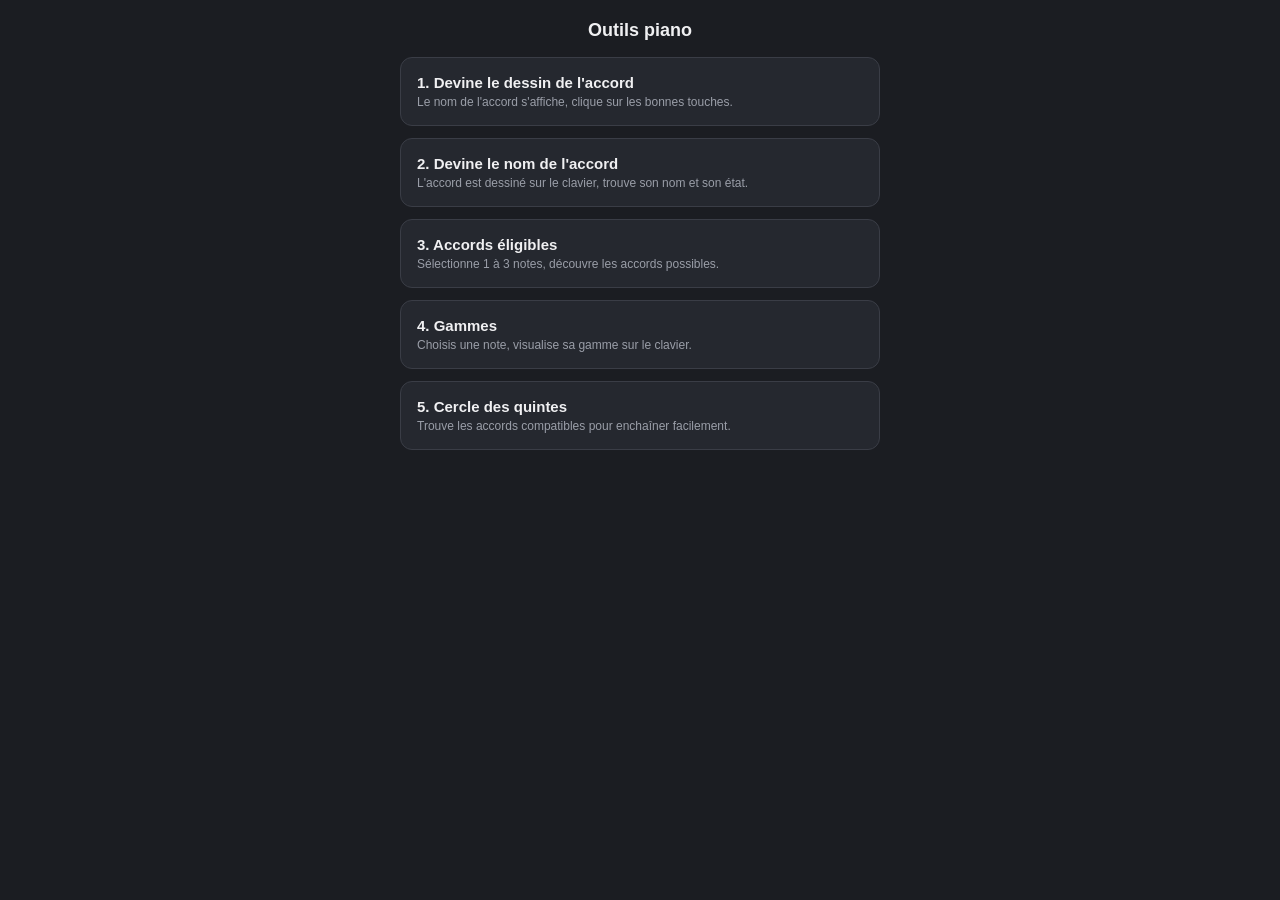
<file: index.html>
<!DOCTYPE html>
<html lang="fr">
<head>
<meta charset="UTF-8">
<meta name="viewport" content="width=device-width, initial-scale=1.0, maximum-scale=1, user-scalable=no">
<title>Piano - Accueil</title>
<link rel="stylesheet" href="style.css">
</head>
<body>

<h1>Outils piano</h1>

<a class="menu-card" href="jeu1.html">
  <h2>1. Devine le dessin de l'accord</h2>
  <p>Le nom de l'accord s'affiche, clique sur les bonnes touches.</p>
</a>

<a class="menu-card" href="jeu2.html">
  <h2>2. Devine le nom de l'accord</h2>
  <p>L'accord est dessiné sur le clavier, trouve son nom et son état.</p>
</a>

<a class="menu-card" href="jeu3.html">
  <h2>3. Accords éligibles</h2>
  <p>Sélectionne 1 à 3 notes, découvre les accords possibles.</p>
</a>

<a class="menu-card" href="jeu4.html">
  <h2>4. Gammes</h2>
  <p>Choisis une note, visualise sa gamme sur le clavier.</p>
</a>

<a class="menu-card" href="jeu5.html">
  <h2>5. Cercle des quintes</h2>
  <p>Trouve les accords compatibles pour enchaîner facilement.</p>
</a>

</body>
</html>
</file>
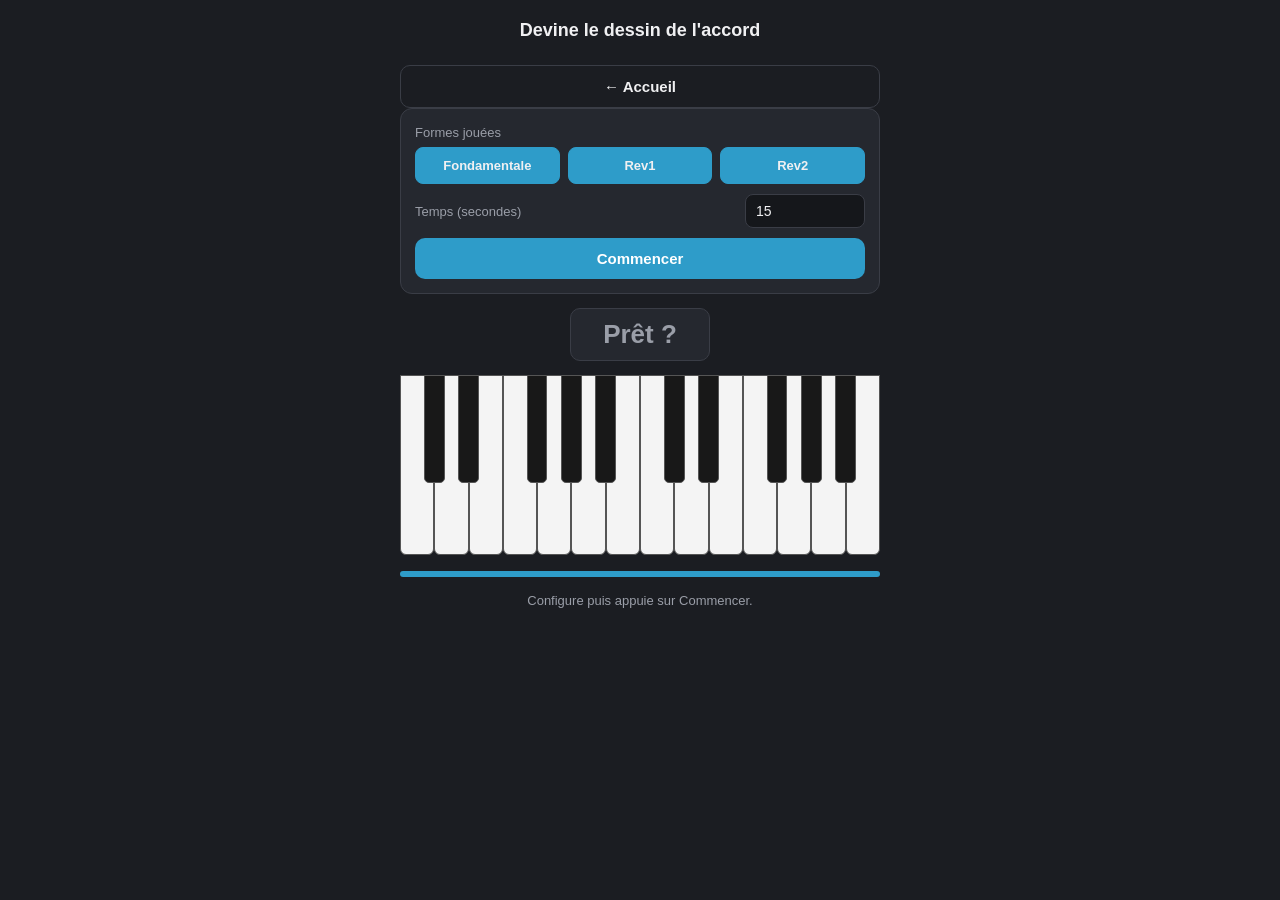
<file: jeu1.html>
<!DOCTYPE html>
<html lang="fr">
<head>
<meta charset="UTF-8">
<meta name="viewport" content="width=device-width, initial-scale=1.0, maximum-scale=1, user-scalable=no">
<title>Devine le dessin</title>
<link rel="stylesheet" href="style.css">
</head>
<body>

<h1>Devine le dessin de l'accord</h1>

<button class="footer-btn secondary" id="homeBtn">← Accueil</button>

<div class="panel" id="configPanel">
  <div class="row" style="display:block;">
    <label>Formes jouées</label>
    <div class="toggle-row" id="formsToggle" style="margin-top:6px;">
      <button class="toggle-btn selected" data-form="0">Fondamentale</button>
      <button class="toggle-btn selected" data-form="1">Rev1</button>
      <button class="toggle-btn selected" data-form="2">Rev2</button>
    </div>
  </div>
  <div class="row">
    <label for="duree">Temps (secondes)</label>
    <input type="number" id="duree" value="15" min="3" max="120">
  </div>
  <div class="row">
    <button id="startBtn">Commencer</button>
  </div>
</div>

<div class="status">
  <div class="chord-name idle" id="chordName">Prêt ?</div>
</div>

<div class="keyboard" id="keyboard"></div>

<div class="timer-bar"><div class="timer-fill" id="timerFill"></div></div>

<div class="message" id="message">Configure puis appuie sur Commencer.</div>

<button class="footer-btn secondary" id="nextBtn" style="display:none;">Accord suivant</button>

<script src="common.js"></script>
<script>
const keyboardEl = document.getElementById('keyboard');
let keyEls = buildKeyboard(keyboardEl, onKeyClick);

let selected = new Set();
let target = null;
let timerInterval = null;
let timeLeft = 0;
let duration = 15;
let roundActive = false;

const chordNameEl = document.getElementById('chordName');
const messageEl = document.getElementById('message');
const timerFillEl = document.getElementById('timerFill');
const startBtn = document.getElementById('startBtn');
const nextBtn = document.getElementById('nextBtn');
const homeBtn = document.getElementById('homeBtn');
const configPanel = document.getElementById('configPanel');

const formToggleBtns = document.querySelectorAll('#formsToggle .toggle-btn');
formToggleBtns.forEach(btn=>{
  btn.addEventListener('click', ()=>{
    const selectedCount = document.querySelectorAll('#formsToggle .toggle-btn.selected').length;
    if(btn.classList.contains('selected') && selectedCount<=1) return; // garder au moins 1 forme active
    btn.classList.toggle('selected');
  });
});
function getAllowedForms(){
  return Array.from(formToggleBtns)
    .filter(b=>b.classList.contains('selected'))
    .map(b=>parseInt(b.dataset.form,10));
}

function pickTarget(){
  const allowedForms = getAllowedForms();
  const chord = chordsBank[Math.floor(Math.random()*chordsBank.length)];
  const formIndex = allowedForms[Math.floor(Math.random()*allowedForms.length)];
  const notes = chord[formIndex+1];
  return { name: chord[0], formIndex, notes };
}

function startRound(){
  duration = parseInt(document.getElementById('duree').value, 10) || 15;
  configPanel.style.display = 'none';
  nextBtn.style.display = 'none';
  messageEl.textContent = "Clique les 3 touches de l'accord, de la plus grave à la plus aiguë.";
  selected.clear();
  resetKeyColors(keyEls);

  target = pickTarget();
  chordNameEl.textContent = formLabel(target.name, target.formIndex);
  chordNameEl.className = 'chord-name';

  timeLeft = duration;
  timerFillEl.style.width = '100%';
  roundActive = true;

  clearInterval(timerInterval);
  timerInterval = setInterval(()=>{
    timeLeft -= 0.1;
    timerFillEl.style.width = Math.max(0,(timeLeft/duration*100))+'%';
    if(timeLeft<=0){
      clearInterval(timerInterval);
      endRound(false);
    }
  }, 100);
}

function onKeyClick(idx){
  if(!roundActive) return;
  const el = keyEls[idx];
  if(selected.has(idx)){
    selected.delete(idx);
    el.classList.remove('selected');
  } else {
    if(selected.size>=3) return;
    selected.add(idx);
    el.classList.add('selected');
    playNoteIdx(idx);
  }
  if(selected.size===3){
    checkAnswer();
  }
}

function checkAnswer(){
  const sorted = Array.from(selected).sort((a,b)=>a-b);
  const clickedNotes = sorted.map(idxToNote);
  const isCorrect = clickedNotes.every((n,i)=> n === target.notes[i]);

  if(isCorrect){
    endRound(true);
  } else {
    messageEl.textContent = "Pas encore bon, réessaie (reclique une touche pour la désélectionner).";
    if(navigator.vibrate) navigator.vibrate(80);
    setTimeout(playErrorSound, 250);
  }
}

function endRound(victoire){
  roundActive = false;
  clearInterval(timerInterval);

  if(victoire){
    setTimeout(()=>{
      playSuccessSound();
      playChordNotes(chordIndices(target.notes));
    }, 250);
    chordNameEl.textContent = formLabel(target.name, target.formIndex);
    chordNameEl.className = 'chord-name ok';
    messageEl.textContent = "Bravo, c'est le bon accord !";
    Array.from(selected).forEach(idx=>{
      keyEls[idx].classList.remove('selected');
      keyEls[idx].classList.add('correct');
    });
  } else {
    chordNameEl.textContent = formLabel(target.name, target.formIndex);
    chordNameEl.className = 'chord-name timeout';
    messageEl.textContent = "Temps écoulé. Voici les touches attendues :";
    playErrorSound();
    resetKeyColors(keyEls);
    let prevIdx = 0;
    target.notes.forEach(note=>{
      let base = noteNames.indexOf(note)+1;
      let idx = base;
      if(idx <= prevIdx) idx += 12;
      prevIdx = idx;
      if(keyEls[idx]) keyEls[idx].classList.add('reveal');
    });
    playChordNotes(chordIndices(target.notes));
  }

  nextBtn.style.display = 'block';
}

startBtn.addEventListener('click', startRound);
nextBtn.addEventListener('click', startRound);
homeBtn.addEventListener('click', ()=>{ window.location.href = 'index.html'; });
</script>

</body>
</html>
</file>
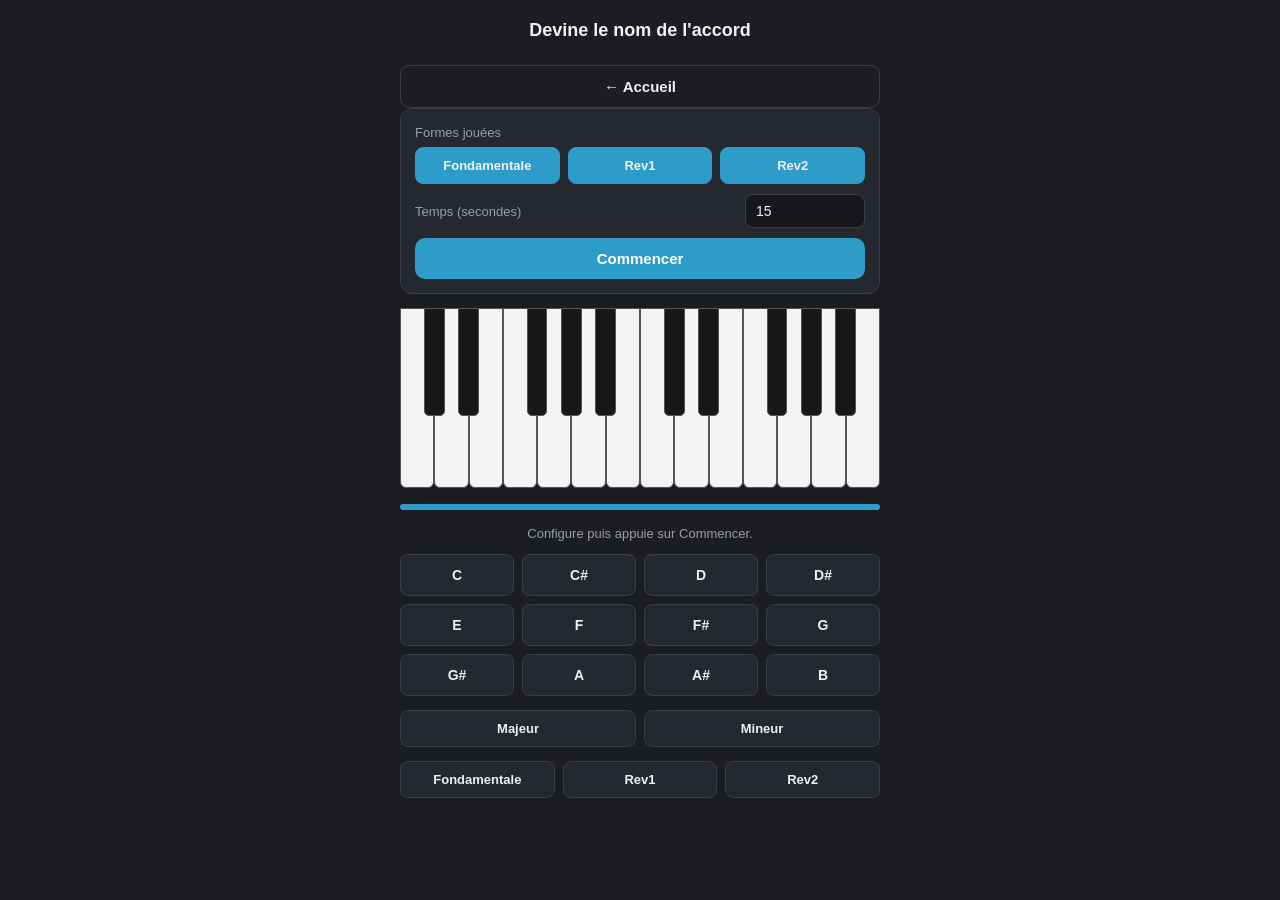
<file: jeu2.html>
<!DOCTYPE html>
<html lang="fr">
<head>
<meta charset="UTF-8">
<meta name="viewport" content="width=device-width, initial-scale=1.0, maximum-scale=1, user-scalable=no">
<title>Devine le nom</title>
<link rel="stylesheet" href="style.css">
</head>
<body>

<h1>Devine le nom de l'accord</h1>

<button class="footer-btn secondary" id="homeBtn">← Accueil</button>

<div class="panel" id="configPanel">
  <div class="row" style="display:block;">
    <label>Formes jouées</label>
    <div class="toggle-row" id="formsToggle" style="margin-top:6px;">
      <button class="toggle-btn selected" data-form="0">Fondamentale</button>
      <button class="toggle-btn selected" data-form="1">Rev1</button>
      <button class="toggle-btn selected" data-form="2">Rev2</button>
    </div>
  </div>
  <div class="row">
    <label for="duree">Temps (secondes)</label>
    <input type="number" id="duree" value="15" min="3" max="120">
  </div>
  <div class="row">
    <button id="startBtn">Commencer</button>
  </div>
</div>

<div class="keyboard" id="keyboard"></div>

<div class="timer-bar"><div class="timer-fill" id="timerFill"></div></div>
<div class="message" id="message">Configure puis appuie sur Commencer.</div>

<div class="note-grid" id="noteGrid"></div>
<div class="state-row" id="qualityRow">
  <button class="state-btn" data-quality="majeur">Majeur</button>
  <button class="state-btn" data-quality="mineur">Mineur</button>
</div>
<div class="state-row" id="stateRow">
  <button class="state-btn" data-state="0">Fondamentale</button>
  <button class="state-btn" data-state="1">Rev1</button>
  <button class="state-btn" data-state="2">Rev2</button>
</div>
<button class="footer-btn secondary" id="nextBtn" style="display:none;">Accord suivant</button>

<script src="common.js"></script>
<script>
function parseChordName(name){
  if(name.endsWith('m')) return { root: name.slice(0,-1), quality: 'mineur' };
  return { root: name, quality: 'majeur' };
}

const keyboardEl = document.getElementById('keyboard');
const keyEls = buildKeyboard(keyboardEl, null);

const noteGridEl = document.getElementById('noteGrid');
noteNames.forEach(n=>{
  const btn = document.createElement('div');
  btn.className = 'note-btn';
  btn.textContent = n;
  btn.dataset.note = n;
  btn.addEventListener('click', ()=>selectNote(n, btn));
  noteGridEl.appendChild(btn);
});

const stateBtns = document.querySelectorAll('#stateRow .state-btn');
stateBtns.forEach(btn=>{
  btn.addEventListener('click', ()=>selectState(parseInt(btn.dataset.state,10), btn));
});

const qualityBtns = document.querySelectorAll('#qualityRow .state-btn');
qualityBtns.forEach(btn=>{
  btn.addEventListener('click', ()=>selectQuality(btn.dataset.quality, btn));
});

const formToggleBtns = document.querySelectorAll('#formsToggle .toggle-btn');
formToggleBtns.forEach(btn=>{
  btn.addEventListener('click', ()=>{
    const selectedCount = document.querySelectorAll('#formsToggle .toggle-btn.selected').length;
    if(btn.classList.contains('selected') && selectedCount<=1) return;
    btn.classList.toggle('selected');
  });
});
function getAllowedForms(){
  return Array.from(formToggleBtns)
    .filter(b=>b.classList.contains('selected'))
    .map(b=>parseInt(b.dataset.form,10));
}

let target = null;
let chosenNote = null;
let chosenQuality = null;
let chosenState = null;
let timerInterval = null;
let timeLeft = 0;
let duration = 15;
let roundActive = false;

const timerFillEl = document.getElementById('timerFill');
const messageEl = document.getElementById('message');
const startBtn = document.getElementById('startBtn');
const nextBtn = document.getElementById('nextBtn');
const homeBtn = document.getElementById('homeBtn');
const configPanel = document.getElementById('configPanel');

function selectNote(note, btn){
  if(!roundActive) return;
  noteGridEl.querySelectorAll('.note-btn').forEach(b=>b.classList.remove('selected'));
  btn.classList.add('selected');
  chosenNote = note;
  checkReady();
}
function selectState(stateIdx, btn){
  if(!roundActive) return;
  stateBtns.forEach(b=>b.classList.remove('selected'));
  btn.classList.add('selected');
  chosenState = stateIdx;
  checkReady();
}
function selectQuality(quality, btn){
  if(!roundActive) return;
  qualityBtns.forEach(b=>b.classList.remove('selected'));
  btn.classList.add('selected');
  chosenQuality = quality;
  checkReady();
}
function checkReady(){
  if(chosenNote!==null && chosenQuality!==null && chosenState!==null){
    validateAnswer();
  }
}

function applyScopeToStateButtons(allowedForms){
  stateBtns.forEach(btn=>{
    const s = parseInt(btn.dataset.state,10);
    if(allowedForms.includes(s)){
      btn.classList.remove('disabled');
    } else {
      btn.classList.add('disabled');
      btn.classList.remove('selected');
      if(chosenState===s) chosenState = null;
    }
  });
}

function drawTargetOnKeyboard(){
  resetKeyColors(keyEls);
  let prevIdx = 0;
  target.notes.forEach(note=>{
    let base = noteNames.indexOf(note)+1;
    let idx = base;
    if(idx <= prevIdx) idx += 12;
    prevIdx = idx;
    if(keyEls[idx]) keyEls[idx].classList.add('selected');
  });
}

function startRound(){
  duration = parseInt(document.getElementById('duree').value, 10) || 15;
  configPanel.style.display = 'none';
  nextBtn.style.display = 'none';
  messageEl.textContent = "Regarde l'accord dessiné, choisis la note fondamentale et l'état.";

  chosenNote = null;
  chosenQuality = null;
  chosenState = null;
  noteGridEl.querySelectorAll('.note-btn').forEach(b=>b.classList.remove('selected'));
  qualityBtns.forEach(b=>b.classList.remove('selected'));
  stateBtns.forEach(b=>b.classList.remove('selected'));

  const allowedForms = getAllowedForms();
  applyScopeToStateButtons(allowedForms);

  const chord = chordsBank[Math.floor(Math.random()*chordsBank.length)];
  const formIndex = allowedForms[Math.floor(Math.random()*allowedForms.length)];
  target = { name: chord[0], formIndex, notes: chord[formIndex+1] };
  drawTargetOnKeyboard();
  playChordNotes(chordIndices(target.notes));

  timeLeft = duration;
  timerFillEl.style.width = '100%';
  roundActive = true;

  clearInterval(timerInterval);
  timerInterval = setInterval(()=>{
    timeLeft -= 0.1;
    timerFillEl.style.width = Math.max(0,(timeLeft/duration*100))+'%';
    if(timeLeft<=0){
      clearInterval(timerInterval);
      endRound(false);
    }
  }, 100);
}

function validateAnswer(){
  if(!roundActive) return;
  const parsed = parseChordName(target.name);
  const correct = (chosenNote === parsed.root) && (chosenQuality === parsed.quality) && (chosenState === target.formIndex);
  endRound(correct);
}

function endRound(victoire){
  roundActive = false;
  clearInterval(timerInterval);

  if(victoire){
    playSuccessSound();
    messageEl.textContent = "Bravo ! C'était bien " + formLabel(target.name, target.formIndex) + ".";
  } else {
    playErrorSound();
    messageEl.textContent = "Raté. La réponse était " + formLabel(target.name, target.formIndex) + ".";
    highlightMismatches();
  }

  nextBtn.style.display = 'block';
}

function highlightMismatches(){
  const guessedName = chosenNote + (chosenQuality==='mineur' ? 'm' : '');
  const guessedChord = chordsBank.find(c=>c[0]===guessedName);
  if(!guessedChord) return;
  const guessedNotes = guessedChord[1];
  const guessedIdx = chordIndices(guessedNotes);
  guessedNotes.forEach((note,i)=>{
    if(!target.notes.includes(note)){
      const idx = guessedIdx[i];
      if(keyEls[idx]) keyEls[idx].classList.add('wrong');
    }
  });
}

startBtn.addEventListener('click', startRound);
nextBtn.addEventListener('click', startRound);
homeBtn.addEventListener('click', ()=>{ window.location.href = 'index.html'; });
</script>

</body>
</html>
</file>
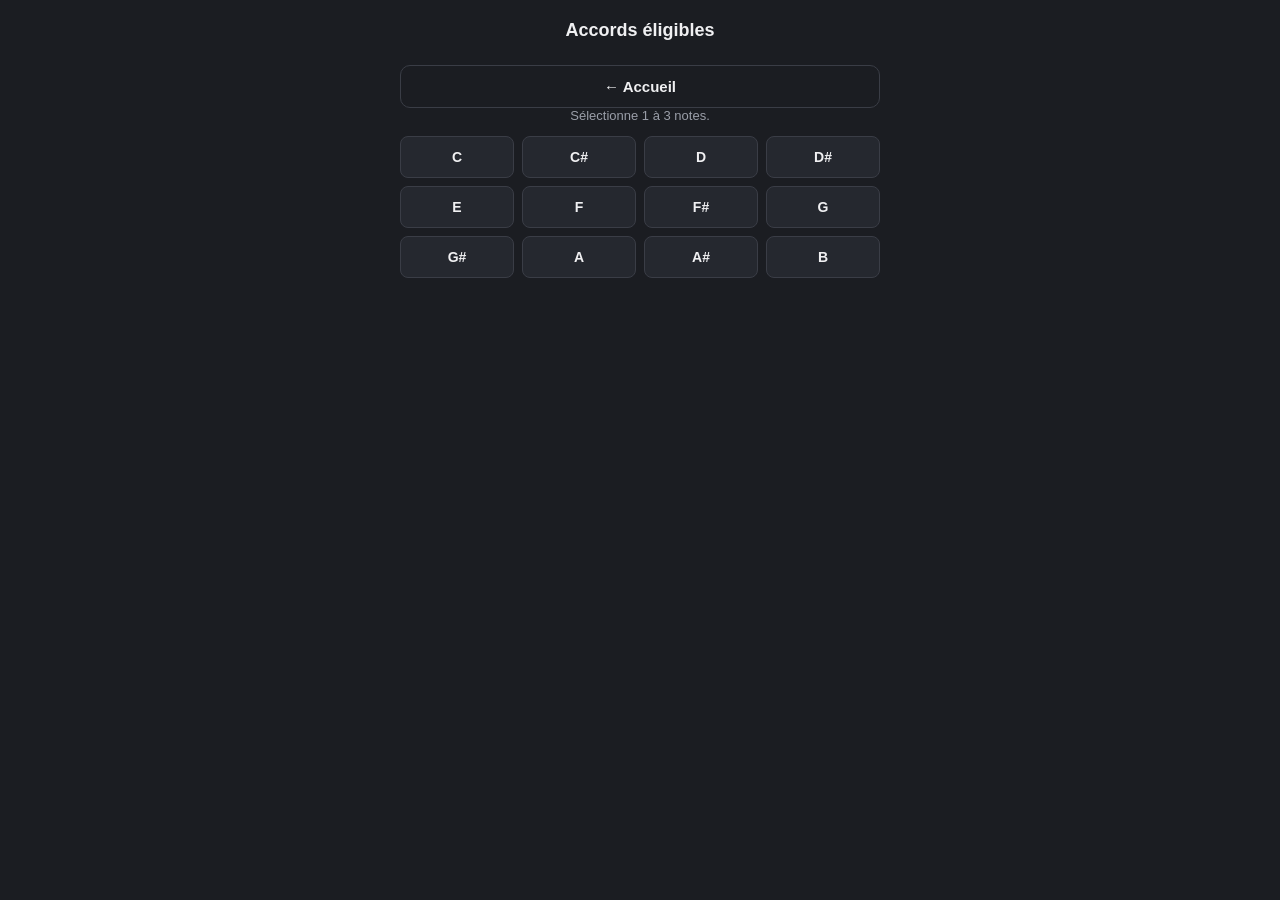
<file: jeu3.html>
<!DOCTYPE html>
<html lang="fr">
<head>
<meta charset="UTF-8">
<meta name="viewport" content="width=device-width, initial-scale=1.0, maximum-scale=1, user-scalable=no">
<title>Accords éligibles</title>
<link rel="stylesheet" href="style.css">
</head>
<body>

<h1>Accords éligibles</h1>

<button class="footer-btn secondary" id="homeBtn">← Accueil</button>

<div class="message">Sélectionne 1 à 3 notes.</div>

<div class="note-grid" id="noteGrid"></div>

<div id="miniGrid"></div>

<script src="common.js"></script>
<script>
const noteGridEl = document.getElementById('noteGrid');
const miniGridEl = document.getElementById('miniGrid');
const selectedNotes = new Set();

noteNames.forEach(n=>{
  const btn = document.createElement('div');
  btn.className = 'note-btn';
  btn.textContent = n;
  btn.dataset.note = n;
  btn.addEventListener('click', ()=>toggleNote(n, btn));
  noteGridEl.appendChild(btn);
});

function toggleNote(note, btn){
  if(selectedNotes.has(note)){
    selectedNotes.delete(note);
    btn.classList.remove('selected');
  } else {
    if(selectedNotes.size>=3) return;
    selectedNotes.add(note);
    btn.classList.add('selected');
  }
  updateMatches();
}

function drawOnMiniKeyboard(keyEls, notes){
  let prevIdx = 0;
  notes.forEach(note=>{
    let base = noteNames.indexOf(note)+1;
    let idx = base;
    if(idx <= prevIdx) idx += 12;
    prevIdx = idx;
    if(keyEls[idx]) keyEls[idx].classList.add('selected');
  });
}

function updateMatches(){
  miniGridEl.innerHTML = '';

  if(selectedNotes.size===0) return;

  const inputNotes = Array.from(selectedNotes);
  const matches = chordsBank.filter(chord=>{
    const chordSet = chord[1]; // notes de la fondamentale = même set de classes de hauteur pour les 3 états
    return inputNotes.every(n=> chordSet.includes(n));
  });

  if(matches.length===0){
    const div = document.createElement('div');
    div.className = 'message';
    div.textContent = 'Aucun accord ne correspond.';
    miniGridEl.appendChild(div);
    return;
  }

  matches.forEach(chord=>{
    const block = document.createElement('div');
    block.className = 'chord-block';

    const label = document.createElement('div');
    label.className = 'chord-block-label';
    label.textContent = chord[0];
    block.appendChild(label);

    const row = document.createElement('div');
    row.className = 'chord-forms-row';

    for(let formIndex=0; formIndex<3; formIndex++){
      const formMini = document.createElement('div');
      formMini.className = 'form-mini';
      const miniLabel = document.createElement('div');
      miniLabel.className = 'mini-label';
      miniLabel.textContent = formLabel(chord[0], formIndex);
      const kb = document.createElement('div');
      kb.className = 'keyboard keyboard-mini';
      formMini.appendChild(miniLabel);
      formMini.appendChild(kb);
      row.appendChild(formMini);
      const miniKeyEls = buildKeyboard(kb, null);
      drawOnMiniKeyboard(miniKeyEls, chord[formIndex+1]);
    }

    block.appendChild(row);
    miniGridEl.appendChild(block);
  });
}

document.getElementById('homeBtn').addEventListener('click', ()=>{ window.location.href = 'index.html'; });
</script>

</body>
</html>
</file>
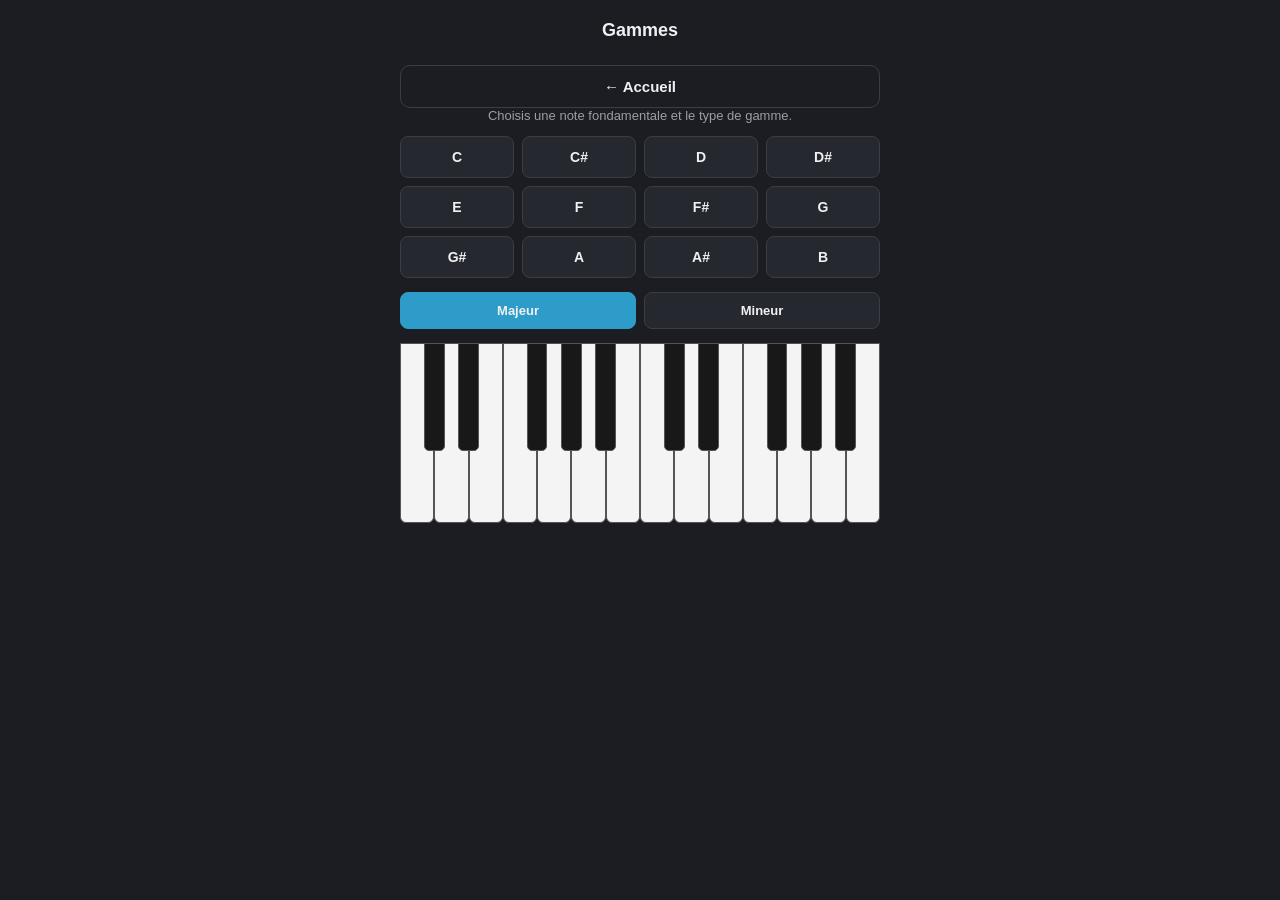
<file: jeu4.html>
<!DOCTYPE html>
<html lang="fr">
<head>
<meta charset="UTF-8">
<meta name="viewport" content="width=device-width, initial-scale=1.0, maximum-scale=1, user-scalable=no">
<title>Gammes</title>
<link rel="stylesheet" href="style.css">
</head>
<body>

<h1>Gammes</h1>

<button class="footer-btn secondary" id="homeBtn">← Accueil</button>

<div class="message">Choisis une note fondamentale et le type de gamme.</div>

<div class="note-grid" id="noteGrid"></div>

<div class="state-row" id="typeRow">
  <button class="state-btn selected" data-type="majeur">Majeur</button>
  <button class="state-btn" data-type="mineur">Mineur</button>
</div>

<div class="status" id="scaleLabelWrap" style="display:none;">
  <div class="chord-name idle" id="scaleLabel"></div>
</div>

<div class="keyboard" id="keyboard"></div>

<script src="common.js"></script>
<script>
const keyboardEl = document.getElementById('keyboard');
const keyEls = buildKeyboard(keyboardEl, null);

const noteGridEl = document.getElementById('noteGrid');
let chosenNote = null;
let chosenType = 'majeur';

noteNames.forEach((n, i)=>{
  const btn = document.createElement('div');
  btn.className = 'note-btn';
  btn.textContent = n;
  btn.dataset.note = n;
  btn.addEventListener('click', ()=>{
    noteGridEl.querySelectorAll('.note-btn').forEach(b=>b.classList.remove('selected'));
    btn.classList.add('selected');
    chosenNote = i;
    drawScale();
  });
  noteGridEl.appendChild(btn);
});

document.querySelectorAll('#typeRow .state-btn').forEach(btn=>{
  btn.addEventListener('click', ()=>{
    document.querySelectorAll('#typeRow .state-btn').forEach(b=>b.classList.remove('selected'));
    btn.classList.add('selected');
    chosenType = btn.dataset.type;
    drawScale();
  });
});

function drawScale(){
  resetKeyColors(keyEls);
  if(chosenNote===null) return;
  const scaleNotes = getScaleNotes(chosenNote, chosenType);
  const rootNote = noteNames[chosenNote];
  const playedIdx = [];
  for(let idx=1; idx<=24; idx++){
    const note = idxToNote(idx);
    if(note === rootNote){
      keyEls[idx].classList.add('root');
      playedIdx.push(idx);
    } else if(scaleNotes.includes(note)){
      keyEls[idx].classList.add('selected');
      playedIdx.push(idx);
    }
  }
  playScaleSound(playedIdx);

  const scaleLabelWrap = document.getElementById('scaleLabelWrap');
  const scaleLabel = document.getElementById('scaleLabel');
  let mainLabel, relativeLabel;
  if(chosenType === 'majeur'){
    mainLabel = rootNote;
    relativeLabel = noteNames[(chosenNote+9)%12] + 'm';
  } else {
    mainLabel = rootNote + 'm';
    relativeLabel = noteNames[(chosenNote+3)%12];
  }
  scaleLabel.textContent = mainLabel + ' (' + relativeLabel + ')';
  scaleLabelWrap.style.display = 'block';
}

document.getElementById('homeBtn').addEventListener('click', ()=>{ window.location.href = 'index.html'; });
</script>

</body>
</html>
</file>
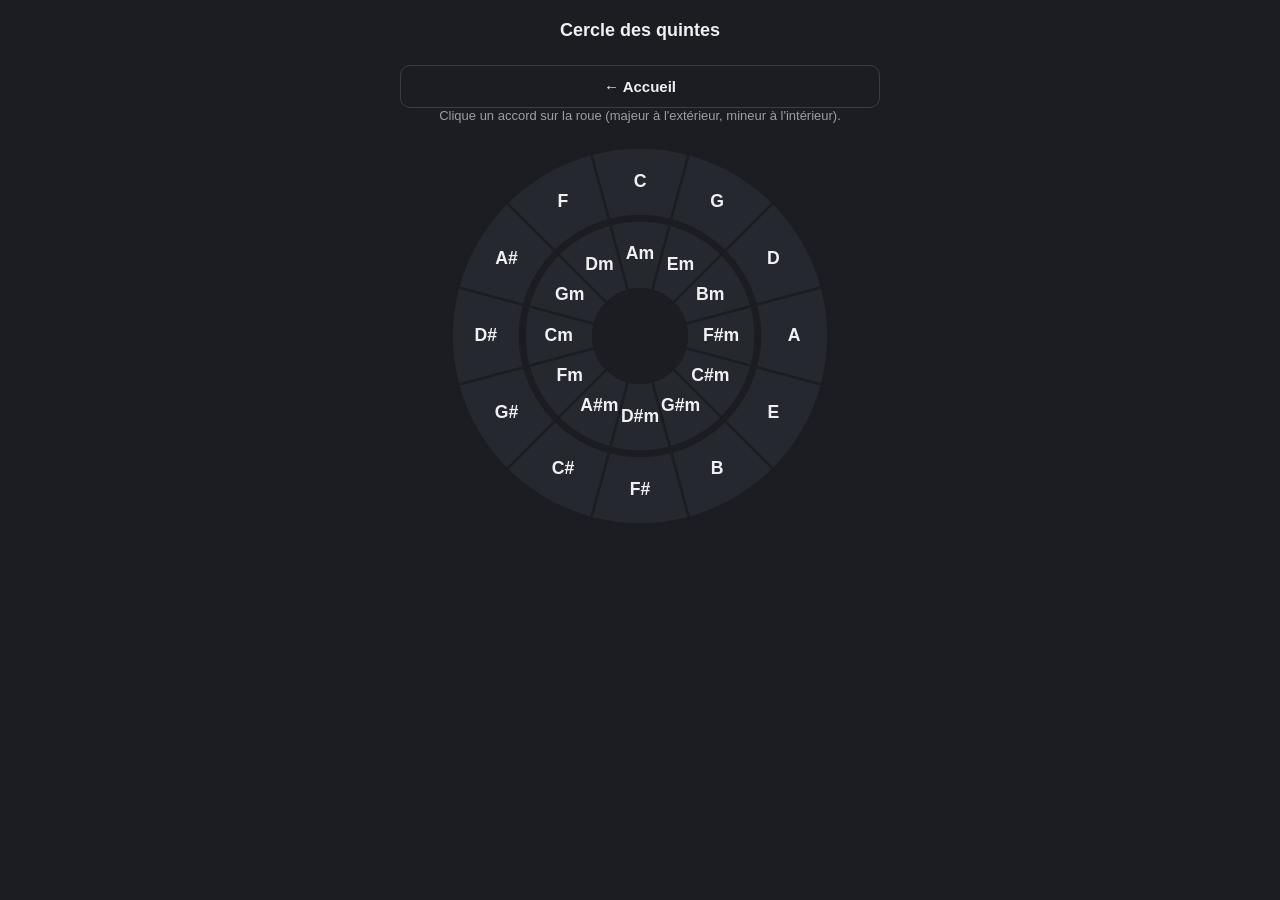
<file: jeu5.html>
<!DOCTYPE html>
<html lang="fr">
<head>
<meta charset="UTF-8">
<meta name="viewport" content="width=device-width, initial-scale=1.0, maximum-scale=1, user-scalable=no">
<title>Cercle des quintes</title>
<link rel="stylesheet" href="style.css">
<style>
  .wheel-wrap{
    width:100%;
    max-width:400px;
    margin:0 auto 16px;
  }
  .wedge{
    fill:var(--panel);
    stroke:var(--bg);
    stroke-width:2;
    cursor:pointer;
  }
  .wedge.selected{ fill:#156064; }
  .wedge.compat-direct-sub{ fill:#ed7d3a; }
  .wedge.compat-direct-dom{ fill:#8cd867; }
  .wedge.compat-rel-sub{ fill:#C3A29E; }
  .wedge.compat-rel-dom{ fill:#dab894; }
  .wedge.compat-rel{ fill:#8d6b94; }
  .wedge-label{
    fill:var(--text);
    font-size:15px;
    font-weight:600;
    text-anchor:middle;
    dominant-baseline:middle;
    pointer-events:none;
  }
  .legend{
    display:flex;
    flex-wrap:wrap;
    gap:10px;
    width:100%;
    max-width:480px;
    margin-bottom:14px;
    font-size:12px;
    color:var(--muted);
  }
  .legend-item{ display:flex; align-items:center; gap:5px; }
  .legend-dot{ width:12px; height:12px; border-radius:3px; display:inline-block; }
  #resultArea{ width:100%; }
  .white-key.harmonic{ background:#d4af37; }
  .black-key.harmonic{ background:#d4af37; }
</style>
</head>
<body>

<h1>Cercle des quintes</h1>

<button class="footer-btn secondary" id="homeBtn">← Accueil</button>

<div class="message" id="msg">Clique un accord sur la roue (majeur à l'extérieur, mineur à l'intérieur).</div>

<div class="wheel-wrap">
  <svg id="wheelSvg" viewBox="0 0 340 340" width="100%"></svg>
</div>

<div class="state-row" id="startStateRow" style="display:none;">
  <button class="state-btn" data-state="0">Fondamentale</button>
  <button class="state-btn" data-state="1">Rev1</button>
  <button class="state-btn" data-state="2">Rev2</button>
</div>

<div class="legend" id="legendArea" style="display:none;">
  <div class="legend-item"><span class="legend-dot" style="background:#156064;"></span>Sélectionné</div>
  <div class="legend-item"><span class="legend-dot" style="background:#ed7d3a;"></span>Quarte (IV)</div>
  <div class="legend-item"><span class="legend-dot" style="background:#8cd867;"></span>Quinte (V)</div>
  <div class="legend-item"><span class="legend-dot" style="background:#8d6b94;"></span>Relatif</div>
  <div class="legend-item"><span class="legend-dot" style="background:#C3A29E;"></span>Quarte du relatif</div>
  <div class="legend-item"><span class="legend-dot" style="background:#dab894;"></span>Quinte du relatif</div>
</div>

<div id="resultArea"></div>

<script src="common.js"></script>
<script>
const wheelMajors = ['C','G','D','A','E','B','F#','C#','G#','D#','A#','F'];

// ==== COULEURS : modifie les codes hexadecimaux ici pour tout changer d'un coup ====
const COLORS = {
  selected:    '#156064',
  directSub:   '#ed7d3a',
  directDom:   '#8cd867',
  relatif:     '#8d6b94',
  relSub:      '#C3A29E',
  relDom:      '#dab894',
  harmonic:    '#d4af37'
};

function relativeMinorLetter(majorLetter){
  const idx = noteNames.indexOf(majorLetter);
  return noteNames[(idx+9)%12] + 'm';
}

const wheelMinors = wheelMajors.map(relativeMinorLetter);

const positionLookup = {};
wheelMajors.forEach((name,p)=>{ positionLookup[name] = {p, ring:'major'}; });
wheelMinors.forEach((name,p)=>{ positionLookup[name] = {p, ring:'minor'}; });

function polar(cx,cy,r,angleDeg){
  const rad = (angleDeg-90) * Math.PI/180;
  return { x: cx + r*Math.cos(rad), y: cy + r*Math.sin(rad) };
}
function wedgePath(cx,cy,rOuter,rInner,startDeg,endDeg){
  const p1 = polar(cx,cy,rInner,startDeg);
  const p2 = polar(cx,cy,rOuter,startDeg);
  const p3 = polar(cx,cy,rOuter,endDeg);
  const p4 = polar(cx,cy,rInner,endDeg);
  return `M ${p1.x} ${p1.y} L ${p2.x} ${p2.y} A ${rOuter} ${rOuter} 0 0 1 ${p3.x} ${p3.y} L ${p4.x} ${p4.y} A ${rInner} ${rInner} 0 0 0 ${p1.x} ${p1.y} Z`;
}

const svg = document.getElementById('wheelSvg');
const CX=170, CY=170;
const wedgeEls = {};

function buildWheel(){
  svg.innerHTML = '';
  for(let i=0;i<12;i++){
    const startDeg = i*30-15;
    const endDeg = i*30+15;
    const midDeg = i*30;

    const dOuter = wedgePath(CX,CY,160,102,startDeg,endDeg);
    const pathOuter = document.createElementNS('http://www.w3.org/2000/svg','path');
    pathOuter.setAttribute('d', dOuter);
    pathOuter.setAttribute('class','wedge');
    const nameOuter = wheelMajors[i];
    pathOuter.addEventListener('click', ()=>selectChord(nameOuter));
    svg.appendChild(pathOuter);
    wedgeEls[nameOuter] = pathOuter;

    const labelPosOuter = polar(CX,CY,131,midDeg);
    const textOuter = document.createElementNS('http://www.w3.org/2000/svg','text');
    textOuter.setAttribute('x', labelPosOuter.x);
    textOuter.setAttribute('y', labelPosOuter.y);
    textOuter.setAttribute('class','wedge-label');
    textOuter.textContent = nameOuter;
    textOuter.style.pointerEvents = 'none';
    svg.appendChild(textOuter);

    const dInner = wedgePath(CX,CY,98,40,startDeg,endDeg);
    const pathInner = document.createElementNS('http://www.w3.org/2000/svg','path');
    pathInner.setAttribute('d', dInner);
    pathInner.setAttribute('class','wedge');
    const nameInner = wheelMinors[i];
    pathInner.addEventListener('click', ()=>selectChord(nameInner));
    svg.appendChild(pathInner);
    wedgeEls[nameInner] = pathInner;

    const labelPosInner = polar(CX,CY,69,midDeg);
    const textInner = document.createElementNS('http://www.w3.org/2000/svg','text');
    textInner.setAttribute('x', labelPosInner.x);
    textInner.setAttribute('y', labelPosInner.y);
    textInner.setAttribute('class','wedge-label');
    textInner.textContent = nameInner;
    textInner.style.pointerEvents = 'none';
    svg.appendChild(textInner);
  }
}
buildWheel();

let selectedName = null;
let selectedState = null;

const WEDGE_CLASSES = ['selected','compat-direct-sub','compat-direct-dom','compat-rel-sub','compat-rel-dom','compat-rel'];

function resetWedgeColors(){
  Object.values(wedgeEls).forEach(el=>{
    el.classList.remove(...WEDGE_CLASSES);
  });
}

function selectChord(name){
  selectedName = name;
  selectedState = null;
  resetWedgeColors();
  wedgeEls[name].classList.add('selected');
  document.getElementById('startStateRow').style.display = 'flex';
  document.querySelectorAll('#startStateRow .state-btn').forEach(b=>b.classList.remove('selected'));
  document.getElementById('legendArea').style.display = 'none';
  document.getElementById('resultArea').innerHTML = '';
  document.getElementById('msg').textContent = 'Choisis la forme de départ pour ' + name + ' :';
}

document.querySelectorAll('#startStateRow .state-btn').forEach(btn=>{
  btn.addEventListener('click', ()=>{
    document.querySelectorAll('#startStateRow .state-btn').forEach(b=>b.classList.remove('selected'));
    btn.classList.add('selected');
    selectedState = parseInt(btn.dataset.state,10);
    showCompatibleChords();
  });
});

function chordEntry(name){
  return chordsBank.find(c=>c[0]===name);
}

function bestFormFor(fromIdx, candidateName){
  const entry = chordEntry(candidateName);
  let bestIdx = 0;
  let bestCost = Infinity;
  for(let f=0; f<3; f++){
    const notes = entry[f+1];
    const idxArr = chordIndices(notes);
    const cost = fromIdx.reduce((sum,v,i)=> sum + Math.abs(v-idxArr[i]), 0);
    if(cost < bestCost){ bestCost = cost; bestIdx = f; }
  }
  return bestIdx;
}

function makeFormMini(label, color, name, formIdx){
  const notes = chordEntry(name)[formIdx+1];
  const idxArr = chordIndices(notes);
  const formMini = document.createElement('div');
  formMini.className = 'form-mini';
  const miniLabel = document.createElement('div');
  miniLabel.className = 'mini-label';
  miniLabel.style.color = color;
  miniLabel.textContent = label;
  const kb = document.createElement('div');
  kb.className = 'keyboard keyboard-mini';
  formMini.appendChild(miniLabel);
  formMini.appendChild(kb);
  const keyEls = buildKeyboard(kb, null);
  idxArr.forEach(idx=>{ if(keyEls[idx]) keyEls[idx].classList.add('selected'); });
  return formMini;
}

// cas special : quinte de l'accord mineur relatif -> montre la note qui donne l'accord majeur (gamme harmonique)
function makeHarmonicMini(color, name, formIdx){
  const root = name.slice(0,-1);
  const notes = chordEntry(name)[formIdx+1];
  const idxArr = chordIndices(notes);
  const formMini = document.createElement('div');
  formMini.className = 'form-mini';
  const miniLabel = document.createElement('div');
  miniLabel.className = 'mini-label';
  const suffix = formIdx===0 ? '' : ' rev'+formIdx;
  miniLabel.innerHTML = '<span style="color:'+color+'">'+name+'</span> <span style="color:'+COLORS.harmonic+'">('+root+')</span>' + suffix;
  const kb = document.createElement('div');
  kb.className = 'keyboard keyboard-mini';
  formMini.appendChild(miniLabel);
  formMini.appendChild(kb);
  const keyEls = buildKeyboard(kb, null);
  idxArr.forEach(idx=>{ if(keyEls[idx]) keyEls[idx].classList.add('selected'); });

  const minorThirdPitch = noteNames[(noteNames.indexOf(root)+3)%12];
  const posInArray = notes.indexOf(minorThirdPitch);
  const minorThirdIdx = idxArr[posInArray];
  const majorThirdIdx = minorThirdIdx + 1;
  if(keyEls[majorThirdIdx]) keyEls[majorThirdIdx].classList.add('harmonic');

  return formMini;
}

function showCompatibleChords(){
  resetWedgeColors();
  wedgeEls[selectedName].classList.add('selected');

  const entry = chordEntry(selectedName);
  const selectedNotes = entry[selectedState+1];
  const selectedIdx = chordIndices(selectedNotes);

  const pos = positionLookup[selectedName];
  const p = pos.p;
  const ring = pos.ring;
  const relRing = ring==='major' ? 'minor' : 'major';

  const domP = (p+1)%12;
  const subP = (p-1+12)%12;
  const domName = ring==='major' ? wheelMajors[domP] : wheelMinors[domP];
  const subName = ring==='major' ? wheelMajors[subP] : wheelMinors[subP];
  const relName = ring==='major' ? wheelMinors[p] : wheelMajors[p];
  const relDomName = relRing==='major' ? wheelMajors[domP] : wheelMinors[domP];
  const relSubName = relRing==='major' ? wheelMajors[subP] : wheelMinors[subP];

  wedgeEls[subName].classList.add('compat-direct-sub');
  wedgeEls[domName].classList.add('compat-direct-dom');
  wedgeEls[relName].classList.add('compat-rel');
  wedgeEls[relSubName].classList.add('compat-rel-sub');
  wedgeEls[relDomName].classList.add('compat-rel-dom');

  document.getElementById('legendArea').style.display = 'flex';
  document.getElementById('msg').textContent = formLabel(selectedName, selectedState) + ' — accords compatibles :';

  const resultArea = document.getElementById('resultArea');
  resultArea.innerHTML = '';

  const subForm = bestFormFor(selectedIdx, subName);
  const domForm = bestFormFor(selectedIdx, domName);
  const relForm = bestFormFor(selectedIdx, relName);
  const relSubForm = bestFormFor(selectedIdx, relSubName);
  const relDomForm = bestFormFor(selectedIdx, relDomName);

  const block = document.createElement('div');
  block.className = 'chord-block';

  const row1 = document.createElement('div');
  row1.className = 'chord-forms-row';
  row1.appendChild(makeFormMini(formLabel(subName,subForm), COLORS.directSub, subName, subForm));
  row1.appendChild(makeFormMini(formLabel(selectedName, selectedState), COLORS.selected, selectedName, selectedState));
  row1.appendChild(makeFormMini(formLabel(domName,domForm), COLORS.directDom, domName, domForm));

  const row2 = document.createElement('div');
  row2.className = 'chord-forms-row';
  row2.style.marginTop = '8px';
  row2.appendChild(makeFormMini(formLabel(relSubName,relSubForm), COLORS.relSub, relSubName, relSubForm));
  row2.appendChild(makeFormMini(formLabel(relName,relForm), COLORS.relatif, relName, relForm));

  if(relRing==='minor'){
    row2.appendChild(makeHarmonicMini(COLORS.relDom, relDomName, relDomForm));
  } else {
    row2.appendChild(makeFormMini(formLabel(relDomName,relDomForm), COLORS.relDom, relDomName, relDomForm));
  }

  block.appendChild(row1);
  block.appendChild(row2);
  resultArea.appendChild(block);
}

document.getElementById('homeBtn').addEventListener('click', ()=>{ window.location.href = 'index.html'; });
</script>

</body>
</html>
</file>
<file: style.css>
:root{
  --bg:#1b1d22;
  --panel:#25282f;
  --border:#3a3d46;
  --text:#f0f0f2;
  --muted:#9a9ea8;
  --accent:#2e9cc9;
  --danger:#e0524f;
  --success:#5fb95a;
  --warning:#e8c25b;
}
*{box-sizing:border-box;}
body{
  margin:0;
  background:var(--bg);
  color:var(--text);
  font-family:-apple-system, Segoe UI, Roboto, Helvetica, Arial, sans-serif;
  display:flex;
  flex-direction:column;
  align-items:center;
  min-height:100vh;
  padding:12px;
  -webkit-tap-highlight-color: transparent;
  user-select:none;
}
h1{
  font-size:18px;
  font-weight:600;
  margin:8px 0 16px;
  text-align:center;
}
.panel{
  width:100%;
  max-width:480px;
  background:var(--panel);
  border:1px solid var(--border);
  border-radius:12px;
  padding:14px;
  margin-bottom:14px;
}
.row{
  display:flex;
  align-items:center;
  justify-content:space-between;
  gap:10px;
  margin-bottom:10px;
}
.row:last-child{margin-bottom:0;}
label{font-size:13px; color:var(--muted);}
select, input[type=number]{
  background:#15171b;
  color:var(--text);
  border:1px solid var(--border);
  border-radius:8px;
  padding:8px 10px;
  font-size:14px;
  width:120px;
}
button{
  background:var(--accent);
  color:#fff;
  border:none;
  border-radius:10px;
  padding:12px 18px;
  font-size:15px;
  font-weight:600;
  cursor:pointer;
  width:100%;
}
button:active{opacity:0.85;}
button.secondary{
  background:transparent;
  border:1px solid var(--border);
  color:var(--text);
}
.footer-btn{
  width:100%;
  max-width:480px;
  margin-top:8px;
}
.status{
  width:100%;
  max-width:480px;
  text-align:center;
  margin-bottom:14px;
}
.chord-name{
  font-size:26px;
  font-weight:700;
  padding:10px 20px;
  border-radius:10px;
  background:var(--danger);
  display:inline-block;
  min-width:140px;
  transition:background 0.2s;
}
.chord-name.ok{background:var(--success);}
.chord-name.timeout{background:var(--warning); color:#1b1d22;}
.chord-name.idle{background:var(--panel); border:1px solid var(--border); color:var(--muted);}
.timer-bar{
  width:100%;
  max-width:480px;
  height:6px;
  background:var(--panel);
  border-radius:3px;
  overflow:hidden;
  margin-bottom:16px;
}
.timer-fill{
  height:100%;
  background:var(--accent);
  width:100%;
  transition:width 0.1s linear;
}
.message{
  min-height:20px;
  font-size:13px;
  color:var(--muted);
  margin-bottom:8px;
  text-align:center;
}
.keyboard{
  position:relative;
  width:100%;
  max-width:480px;
  height:180px;
  margin-bottom:16px;
}
.white-key{
  position:absolute;
  top:0;
  height:100%;
  background:#f4f4f4;
  border:1px solid #555;
  border-radius:0 0 6px 6px;
  box-sizing:border-box;
}
.white-key.selected{background:var(--accent);}
.white-key.correct{background:var(--success);}
.white-key.reveal{background:var(--warning);}
.white-key.root{background:var(--danger);}
.white-key.wrong{background:var(--danger);}
.black-key{
  position:absolute;
  top:0;
  height:60%;
  background:#181818;
  border:1px solid #555;
  border-radius:0 0 5px 5px;
  z-index:2;
  box-sizing:border-box;
}
.black-key.selected{background:var(--accent);}
.black-key.correct{background:var(--success);}
.black-key.reveal{background:var(--warning);}
.black-key.root{background:var(--danger);}
.black-key.wrong{background:var(--danger);}

.note-grid{
  display:grid;
  grid-template-columns:repeat(4, 1fr);
  gap:8px;
  width:100%;
  max-width:480px;
  margin-bottom:14px;
}
.note-btn{
  background:var(--panel);
  border:1px solid var(--border);
  color:var(--text);
  border-radius:8px;
  padding:12px 0;
  font-size:14px;
  font-weight:600;
  cursor:pointer;
  text-align:center;
  display:flex;
  align-items:center;
  justify-content:center;
}
.note-btn.selected{background:var(--accent); border-color:var(--accent);}
.state-row{
  display:flex;
  gap:8px;
  width:100%;
  max-width:480px;
  margin-bottom:14px;
}
.state-btn{
  flex:1;
  background:var(--panel);
  border:1px solid var(--border);
  color:var(--text);
  border-radius:8px;
  padding:10px 0;
  font-size:13px;
  font-weight:600;
  cursor:pointer;
}
.state-btn.selected{background:var(--accent); border-color:var(--accent);}
.state-btn.disabled{opacity:0.3; pointer-events:none;}
.toggle-row{
  display:flex;
  gap:8px;
  width:100%;
}
.toggle-btn{
  flex:1;
  background:#15171b;
  border:1px solid var(--border);
  color:var(--text);
  border-radius:8px;
  padding:10px 0;
  font-size:13px;
  font-weight:600;
  cursor:pointer;
}
.toggle-btn.selected{background:var(--accent); border-color:var(--accent);}

.menu-card{
  width:100%;
  max-width:480px;
  background:var(--panel);
  border:1px solid var(--border);
  border-radius:12px;
  padding:16px;
  margin-bottom:12px;
  text-decoration:none;
  color:var(--text);
  display:block;
}
.menu-card h2{
  font-size:15px;
  margin:0 0 4px;
  font-weight:600;
}
.menu-card p{
  font-size:12px;
  color:var(--muted);
  margin:0;
}

.match-list{
  width:100%;
  max-width:480px;
  margin-bottom:16px;
}
.match-item{
  background:var(--panel);
  border:1px solid var(--border);
  border-radius:8px;
  padding:10px 12px;
  margin-bottom:6px;
  font-size:14px;
  cursor:pointer;
}
.match-item.active{border-color:var(--accent); background:#1d3a48;}

.mini-grid{
  display:grid;
  grid-template-columns:repeat(2, 1fr);
  gap:10px;
  width:100%;
  max-width:480px;
  margin-bottom:16px;
}
.mini-card{
  background:var(--panel);
  border:1px solid var(--border);
  border-radius:10px;
  padding:8px;
}
.mini-label{
  font-size:12px;
  font-weight:600;
  color:var(--text);
  margin-bottom:6px;
  text-align:center;
}
.keyboard-mini{
  position:relative;
  width:100%;
  height:70px;
}

.chord-block{
  width:100%;
  margin-bottom:14px;
}
#miniGrid{
  width:100%;
}
.chord-block-label{
  font-size:14px;
  font-weight:600;
  margin-bottom:6px;
}
.chord-forms-row{
  display:flex;
  gap:8px;
  width:100%;
}
.form-mini{
  flex:1;
  min-width:0;
  background:var(--panel);
  border:1px solid var(--border);
  border-radius:8px;
  padding:6px;
}
.form-mini .mini-label{
  font-size:11px;
  margin-bottom:6px;
}
.form-mini .keyboard-mini{
  height:60px;
}
</file>
